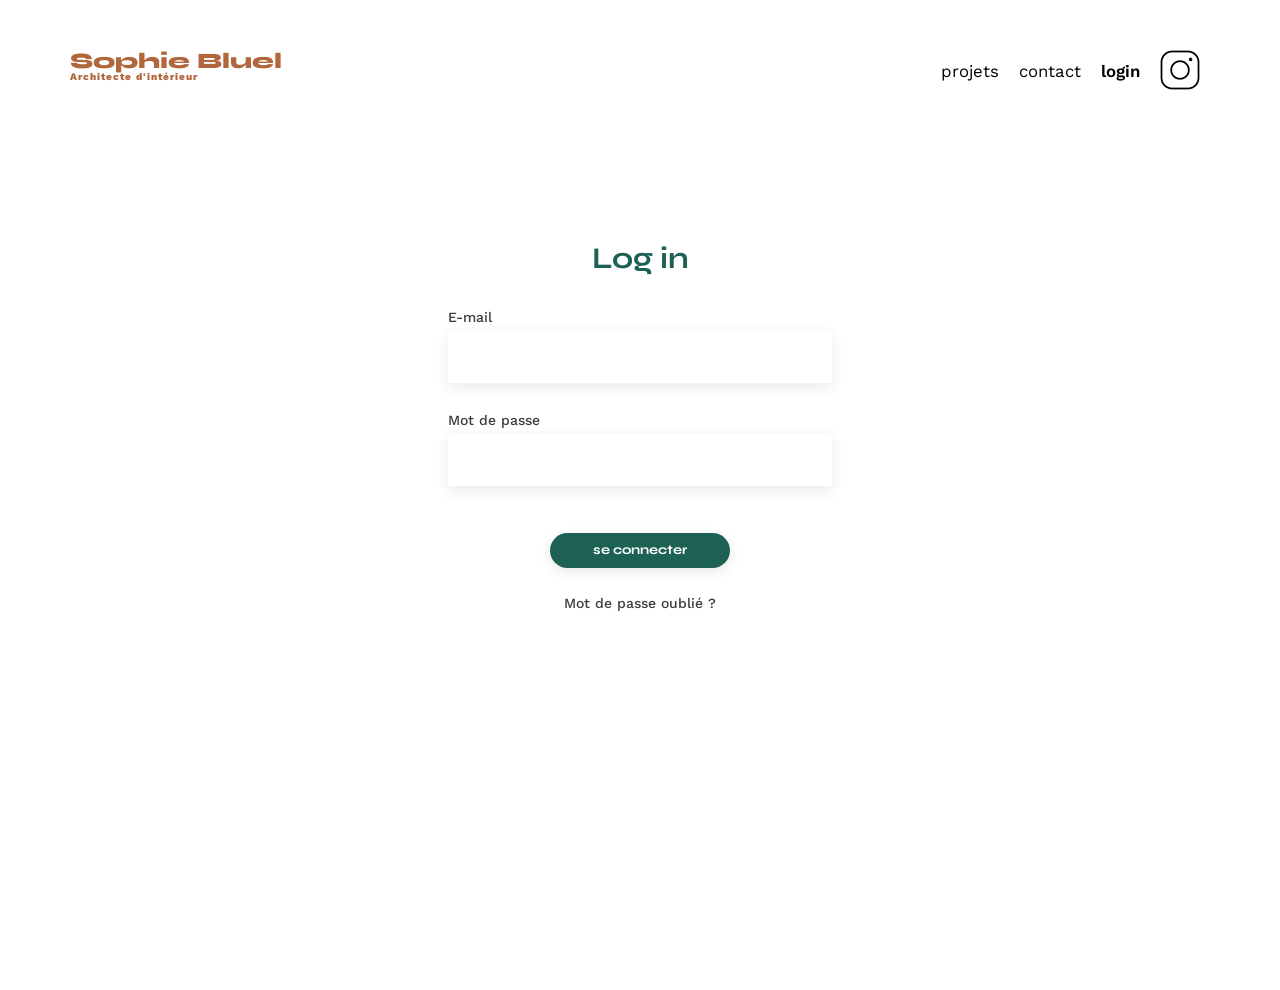
<file: FrontEnd/login.html>
<!DOCTYPE html>
<html lang="en">
<head>
    <meta charset="UTF-8">
    <meta name="viewport" content="width=device-width, initial-scale=1.0">
    <title>Sophie Bluel Architecte de l'interieur</title>
    <link rel="preconnect" href="https://fonts.googleapis.com">
	    <link rel="preconnect" href="https://fonts.gstatic.com" crossorigin>
	    <link href="https://fonts.googleapis.com/css2?family=Syne:wght@700;800&family=Work+Sans:wght@300;400;500;600&display=swap" rel="stylesheet">
	    <meta name="description" content="">
	    <link rel="stylesheet" href="./assets/style.css">
	    <script src="./login.js" defer></script>
</head>
<body>
    <header>
        <a href="./index.html"
        ><h1>Sophie Bluel <span>Architecte d'intérieur</span></h1></a
      >
        <nav>
            <ul>
                <li><a href="./index.html#portfolio">projets</a></li>
                <li><a href="./index.html#contact">contact</a></li>
                <li><a href="./login.html" class="loginPage">login</a></li>
                <li>
                  <a href="#"><img src="./assets/icons/instagram.png" alt="instagram"></a>
                </li>
            </ul>
        </nav>
    </header>
    <main class="login">
        <h2 class="login-title">Log in</h2>
        <div class="form">
          <form class="connection">
            <label for="email">E-mail</label>
            <input type="email" name="email" id="email" />
            <label for="password">Mot de passe</label>
            <input type="password" name="password" id="password" />
            <p class="error"></p>
            <input type="submit" class="submit" value="se connecter" />
            <a href="" class="forgotten-password">Mot de passe oublié ?</a>
          </form>
        </div>
      </main>
    
</body>
</html>
</file>
<file: FrontEnd/assets/style.css>
/* http://meyerweb.com/eric/tools/css/reset/
   v2.0 | 20110126
   License: none (public domain)
*/

html, body, div, span, applet, object, iframe,
h1, h2, h3, h4, h5, h6, p, blockquote, pre,
a, abbr, acronym, address, big, cite, code,
del, dfn, em, img, ins, kbd, q, s, samp,
small, strike, strong, sub, sup, tt, var,
b, u, i, center,
dl, dt, dd, ol, ul, li,
fieldset, form, label, legend,
table, caption, tbody, tfoot, thead, tr, th, td,
article, aside, canvas, details, embed,
figure, figcaption, footer, header, hgroup,
menu, nav, output, ruby, section, summary,
time, mark, audio, video {
	margin: 0;
	padding: 0;
	border: 0;
	font-size: 100%;
	font: inherit;
	vertical-align: baseline;
}
/* HTML5 display-role reset for older browsers */
article, aside, details, figcaption, figure,
footer, header, hgroup, menu, nav, section {
	display: block;
}
body {
	line-height: 1;
}
ol, ul {
	list-style: none;
}
blockquote, q {
	quotes: none;
}
blockquote:before, blockquote:after,
q:before, q:after {
	content: '';
	content: none;
}
table {
	border-collapse: collapse;
	border-spacing: 0;
}
/** end reset css**/
body {
	max-width: 1140px;
	margin:auto;
	font-family: 'Work Sans' ;
	font-size: 14px;
}
header {
	display: flex;
	justify-content: space-between;
	margin: 50px 0
}
section {
	margin: 50px 0
}

h1{
	display: flex;
	flex-direction: column;
	font-family: 'Syne';
	font-size: 22px;
	font-weight: 800;
	color: #B1663C
}

h1 > span {
	font-family: 'Work Sans';
	font-size:10px;
	letter-spacing: 0.1em;
;
}

h2{
	font-family: 'Syne';
	font-weight: 700;
	font-size: 30px;
	color: #1D6154
}
nav ul {
	display: flex;
	align-items: center;
	list-style-type: none;

}
nav li {
	padding: 0 10px;
	font-size: 1.2em;
}

li:hover {
	color: #B1663C;
}
#introduction {
	display: flex;
	align-items: center;
}
#introduction figure {
	flex: 1
}
#introduction img {
	display: block;
	margin: auto;
	width: 80%;
}

#introduction article {
	flex: 1
}
#introduction h2 {
	margin-bottom: 1em;
}

#introduction p {
	margin-bottom: 0.5em;
}
#portfolio h2 {
	text-align: center;
	margin-bottom: 1em;
}
.gallery {
	width: 100%;
	display: grid;
	grid-template-columns: 1fr 1fr 1fr;
	grid-column-gap: 20px;
	grid-row-gap: 20px;
}

.gallery img {
	width: 100%;

}
#contact {
	width: 50%;
margin: auto;
}
#contact > * {
	text-align: center;

}
#contact h2{
	margin-bottom: 20px;
}
#contact form {
	text-align: left;
	margin-top:30px;
	display: flex;
	flex-direction: column;
}

#contact input {
	height: 50px;
	font-size: 1.2em;
	border: none;
	box-shadow: 0px 4px 14px rgba(0, 0, 0, 0.09);
}
#contact label {
	margin: 2em 0 1em 0;
}
#contact textarea {
	border: none;
	box-shadow: 0px 4px 14px rgba(0, 0, 0, 0.09);
}

input[type="submit"]{
	font-family: 'Syne';
	font-weight: 700;
	color: white;
	background-color: #1D6154;
	margin : 2em auto ;
	width: 180px;
	text-align: center;
	border-radius: 60px ;
}

footer nav ul {
	display: flex;
	justify-content: flex-end;
	margin: 2em
}
 /* ********CSS Login*********** */
 a{
	text-decoration: none;
	list-style-type: none;
	color: black;
 }
 
 ul li {
	text-decoration: none;
 }
 .login {
	text-decoration: none;
	color: #000;
  }
  
  .loginPage {
	text-decoration: none;
	color: #000;
	font-weight: 600;
  }
  
  .login-title {
	text-align: center;
	margin-top: 150px;
  }
  
  .form {
	display: flex;
	justify-content: center;
	margin-bottom: 380px;
	margin-top: 37px;
  }
  
  .connection {
	display: flex;
	flex-direction: column;
	margin: 0 auto;
  }
  
  .connection label {
	font-family: 'Work Sans';
	color: #3d3d3d;
	font-weight: 500;
  }
  
  .connection input {
	width: 380px;
	height: 50px;
	margin-top: 7px;
	margin-bottom: 30px;
	border: none;
	box-shadow: 0px 4px 14px rgba(0, 0, 0, 0.09);
  }
  
  .connection .submit {
	width: 180px;
	height: 35px;
	background: #1d6154;
	color: #fff;
	border-radius: 60px;
	border: none;
	font-family: 'Syne', sans-serif;
	font-weight: 700;
	margin-top: 7px;
	margin-bottom: 28px;
	cursor: pointer;
	margin-left: auto;
	margin-right: auto;
  }
  
  .error {
	margin: 5px 0;
	color: red;
	font-family: 'Work Sans';
	font-weight: 500;
	font-style: italic;
  }
  
  .forgotten-password {
	font-family: 'Work Sans';
	font-weight: 500;
	color: #3d3d3d;
	text-align: center;
  }
  .myFilterClass {
    display: flex;
    justify-content: center;
    gap: 10px;
    align-items: center;
    margin: 50px 0;
  }

  .btn {
    display: flex;
    align-items: center;
    border: 1px #1d6154 solid;
    border-radius: 60px;
    color: #1d6154;
    background: #fff;
    height: 28px;
    font-family: 'Syne', sans-serif;
    font-weight: 700;
    font-size: 16px;
    text-align: center;
    padding: 3px 20px;
    cursor: pointer;
  }
  .selected {
    background: #1d6154;
    color: #fff;
  }
  /* *********CSS ADMIN************** */
  .myfilterAdmin{
	display: none;
  }
  
/* ******CSS LOGIN************ */
.users {
	display:block;
}

.admin {
	display:none;
}
.admin-edit{
	display: flex;
	justify-content: center;
	align-items: center;
	background-color:black;
	height: 50px;
	width: 100%;
}
.admin-edit p{
	color: white;
}
#portfolio .div-edit {
	display: flex;
	justify-content: center;
	align-items: center;
	margin-bottom: 5em;
	gap: 10px
}
#portfolio .div-edit span {
	cursor: pointer;
  }
  
 /* **CSS MODAL***** */
 #modalContent {
	display: none;
	justify-content: center;
	align-items: center;
	position: fixed;
	z-index: 2;
	left: 0;
	top: 0;
	width: 100%;
	height: 100%;
	overflow: auto;
	background-color: rgba(0, 0, 0, 0.4);
  }
  
  .modalPortfolio {
	display: flex;
	flex-direction: column;
	justify-content: center;
	align-items: center;
	justify-content: space-evenly;
	background-color: white;
	border-radius: 5px;
	width: 40%;
	height: 66%;
	position: relative;
	min-height: 500px;
	min-width: 300px;
  }
  .modalPortfolio span {
	position: absolute;
	top: 30px;
	right: 30px;
  }
  .modalPortfolio span .fa-xmark {
	font-size: 1.5rem;
	cursor: pointer;
  }
  .modalPortfolio h3 {
	margin-top: 10px;
	font-weight: bold;
	font-size: 1.5rem;
  }
  .modalPortfolio h2 {
	margin-top: 50px;
	color: black;
	font-size: 26px;
	font-family: Work Sans;
	font-weight: 400;
	margin-bottom: 50px;
  }
  .modalPortfolio .container-gallery-button {
	display: flex;
	flex-direction: column;
	justify-content: space-between;
	height: 80%;
	width: 70%;
  }
  .modalPortfolio .container-gallery-button .modalGallery {
	width: 100%;
	height: 50%;
	display: grid;
	grid-template-columns: 1fr 1fr 1fr 1fr 1fr;
	grid-template-rows: 40% 40% 40%;
	grid-column-gap: 10px;
	grid-row-gap: 30px;
  }
  .modalPortfolio .container-gallery-button .modalGallery figure {
	width: 100%;
	height: 100%;
	position: relative;
  }
  .modalPortfolio .container-gallery-button .modalGallery figure span {
	display: block;
	display: flex;
	justify-content: center;
	align-items: center;
	position: absolute;
	top: 5px;
	right: 5px;
	background-color: black;
	height: 18px;
	width: 18px;
	border-radius: 2px;
  }
  .modalPortfolio .container-gallery-button .modalGallery figure span .fa-trash-can {
	color: white;
	font-size: 0.6rem;
	cursor: pointer;
  }
  .modalPortfolio .container-gallery-button .modalGallery img {
	width: 100%;
	height: 100%;
  }
  .modalPortfolio .container-gallery-button .container-button {
	display: flex;
	justify-content: center;
	align-items: center;
	height: 20%;
	width: 100%;
	border-top: 1px solid gray;
  }
  .modalPortfolio .container-gallery-button .container-button .buttons {
	background-color: #1d6154;
	padding: 9px 50px;
	border-radius: 25px;
	color: white;
	font-weight: 700;
	font-size: 1rem;
	font-family: Syne;
	cursor: pointer;
  }
  .modalPortfolio .container-gallery-button .container-button .buttons:hover {
	background-color: white;
	border: 1px solid #1d6154;
	color: #1d6154;
  }
  
  .modalAddWorks {
	display: none;
	flex-direction: column;
	justify-content: space-around;
	align-items: center;
	min-height: 500px;
	min-width: 300px;
	background-color: white;
	border-radius: 5px;
	position: relative;
	width: 32%;
	height: 66%;
  }
  .modalAddWorks .arrow-left {
	position: absolute;
	top: 30px;
	left: 15px;
  }
  .modalAddWorks .arrow-left .fa-arrow-left {
	font-size: 1.5rem;
	cursor: pointer;
  }
  .modalAddWorks .xmark {
	position: absolute;
	top: 30px;
	right: 15px;
  }
  .modalAddWorks .xmark .fa-xmark {
	font-size: 1.5rem;
	cursor: pointer;
  }
  .modalAddWorks h3 {
	margin-top: 60px;
	font-weight: bold;
	font-size: 1.5rem;
  }
  .modalAddWorks form {
	display: flex;
	justify-content: center;
	flex-direction: column;
	height: 80%;
	width: 80%;
	gap: 20px;
  }
  .modalAddWorks form .containerAddPhoto {
	display: flex;
	position: relative;
	flex-direction: column;
	justify-content: center;
	align-items: center;
	height: 30%;
	background-color: #e8f1f6;
	gap: 10px;
  }
  .modalAddWorks form .containerAddPhoto img {
	display: none;
	max-width: 100%;
	height: 100%;
	z-index: 2;
	position: absolute;
  }
  .modalAddWorks form .containerAddPhoto .fa-image {
	font-size: 4rem;
	color: #b9c5cc;
  }
  .modalAddWorks form .containerAddPhoto .labelFile {
	display: block;
	display: flex;
	align-items: center;
	background-color: #b9c5cc;
	border-radius: 15px;
	height: 30px;
	padding: 0 20px;
	color: #306685;
	cursor: pointer;
  }
  .modalAddWorks form .containerAddPhoto input {
	opacity: 0;
  }
  .modalAddWorks form #title {
	box-shadow: 0px 4px 14px rgba(0, 0, 0, 0.09);
	height: 8%;
  }
  .modalAddWorks form #categoryInput {
	box-shadow: 0px 4px 14px rgba(0, 0, 0, 0.09);
	height: 8%;
  }
  .modalAddWorks form .container-button-add-work {
	display: flex;
	justify-content: center;
	align-items: center;
	height: 100px;
	width: 100%;
	border-top: 1px solid gray;
  }
  .modalAddWorks form .container-button-add-work .buttonValidForm {
	background-color: #1d6154;
	padding: 9px 50px;
	border-radius: 25px;
	color: white;
	font-weight: 700;
	font-size: 1rem;
	font-family: Syne;
	cursor: pointer;
  }
  .modalAddWorks form .container-button-add-work .button-add-work {
	background-color: #a7a7a7;
	padding: 9px 50px;
	border-radius: 25px;
	color: white;
	font-weight: 700;
	font-size: 1rem;
	font-family: Syne;
	cursor: pointer;
  }
  .modalAddWorks form .container-button-add-work .button-add-work:hover {
	background-color: white;
	border: 1px solid #1d6154;
	color: #1d6154;
  }
  
  /*# sourceMappingURL=style.css.map */
</file>
